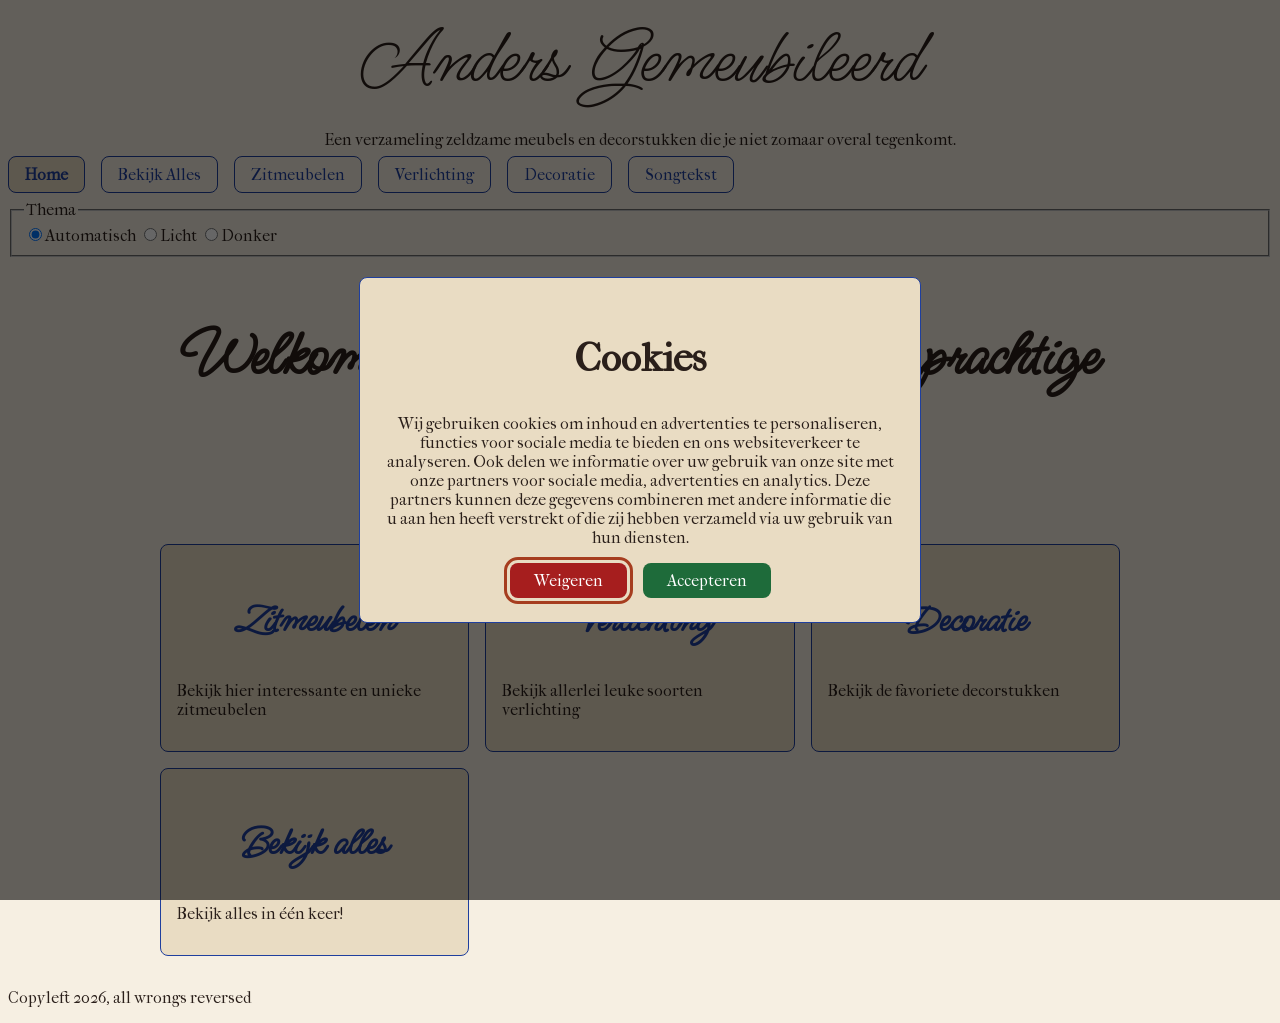
<file: index.html>
<!doctype html>
<html lang="nl">
  <head>
    <meta charset="UTF-8" />
    <meta name="viewport" content="width=device-width, initial-scale=1.0" />
    <meta name="author" content="Lina" />
    <meta name="color-scheme" content="dark light" />

    <title>Anders Gemeubileerd</title>
    <link rel="stylesheet" href="./assets/style/normal.css" />

    <!-- Importeer het webring component, voeg jouw eigen domein toe in data-page -->
    <script
      data-page="https://roodharige.nl"
      src="https://digitaaltuintje.nl/webring.js"
      defer
    ></script>
  </head>

  <body>
    <a href="#inhoud">Naar de inhoud</a>
    <header>
      <p class="sitenaam">Anders Gemeubileerd</p>
      <p>
        Een verzameling zeldzame meubels en decorstukken die je niet zomaar
        overal tegenkomt.
      </p>

      <nav aria-label="hoofdmenu">
        <ul>
          <li><a href="./" aria-current="page">Home</a></li>
          <li><a href="./bekijk-alles.html">Bekijk Alles</a></li>
          <li><a href="./zitmeubelen.html">Zitmeubelen</a></li>
          <li><a href="./verlichting.html">Verlichting</a></li>
          <li><a href="./decoratie.html">Decoratie</a></li>
          <li><a href="./Songtekst/letithappen.html">Songtekst</a></li>
        </ul>
      </nav>
      <fieldset>
        <legend>Thema</legend>
        <label
          ><input
            type="radio"
            name="Thema"
            value="auto-theme"
            checked
          />Automatisch</label
        >
        <label
          ><input type="radio" name="Thema" value="light-theme" />Licht</label
        >
        <label
          ><input type="radio" name="Thema" value="dark-theme" />Donker</label
        >
      </fieldset>
    </header>

    <main id="inhoud">
      <h1>Welkom! Maak kennis met allerlei prachtige unieke meubels</h1>
      <article>
        <h2><a href="./zitmeubelen.html">Zitmeubelen</a></h2>
        <p>Bekijk hier interessante en unieke zitmeubelen</p>
      </article>

      <article>
        <h2><a href="./verlichting.html">Verlichting</a></h2>
        <p>Bekijk allerlei leuke soorten verlichting</p>
      </article>

      <article>
        <h2><a href="./decoratie.html">Decoratie</a></h2>
        <p>Bekijk de favoriete decorstukken</p>
      </article>

      <article>
        <h2><a href="./bekijk-alles.html">Bekijk alles</a></h2>
        <p>Bekijk alles in één keer!</p>
      </article>
    </main>
    <dialog id="cookies">
      <h2>Cookies</h2>
      <p>
        Wij gebruiken cookies om inhoud en advertenties te personaliseren,
        functies voor sociale media te bieden en ons websiteverkeer te
        analyseren. Ook delen we informatie over uw gebruik van onze site met
        onze partners voor sociale media, advertenties en analytics. Deze
        partners kunnen deze gegevens combineren met andere informatie die u aan
        hen heeft verstrekt of die zij hebben verzameld via uw gebruik van hun
        diensten.
      </p>
      <form method="dialog">
        <a href="./doei.html">Weigeren</a>
        <button id="accepteren">Accepteren</button>
      </form>
    </dialog>
    <footer>
      <p>Copyleft 2026, all wrongs reversed</p>
    </footer>
    <script>
      const cookiepopup = document.getElementById("cookies");
      if (!localStorage.getItem("cookiekeuze")) {
        cookiepopup.showModal();
      }
      const accepteerknop = document.getElementById("accepteren");
      accepteerknop.addEventListener("click", () => {
        localStorage.setItem("cookiekeuze", "ja");
      });
    </script>
  </body>
</html>
</file>
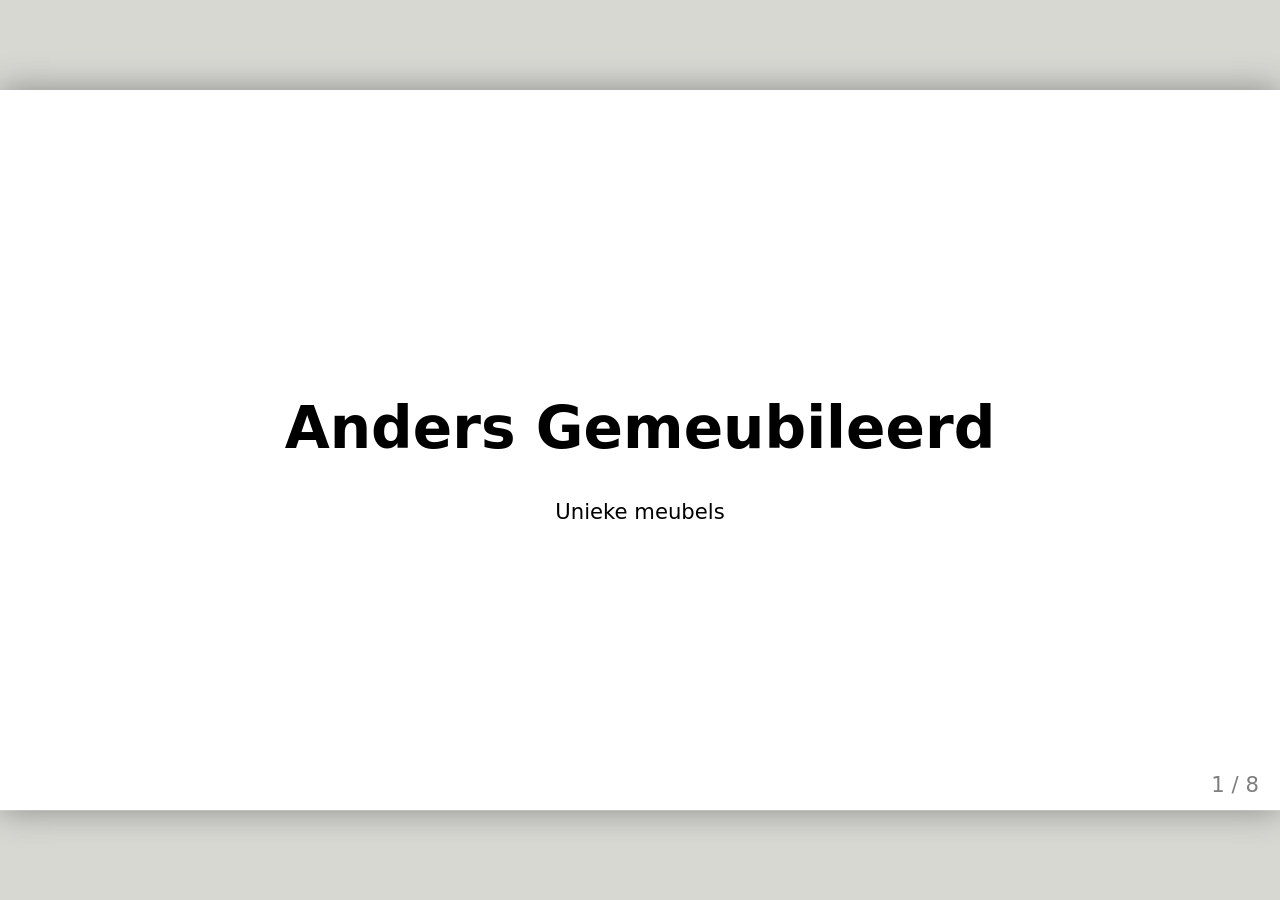
<file: oefeningen/presentatie/index.html>
<!doctype html>
<html lang="nl">
  <head>
    <meta charset="utf-8" />
    <title>Inspiratie voor mijn digital garden</title>
    <style>
      /* Zet de stylesheet naar je hand... of laat het lekker minimalistisch */
      body {
        font-family: system-ui, sans-serif;
      }
      .remark-code,
      .remark-inline-code {
        font-family: monospace;
      }
    </style>
  </head>
  <body>
    <textarea id="source">
class: center, middle
<!--
In deze textarea kan je in Markdown de slides aanpassen,
zie https://github.com/gnab/remark/wiki voor alle mogelijkheden!
-->

# Anders Gemeubileerd

Unieke meubels

---

# Agenda


1. Onderwerp
2. 10 links
3. 50 afbeeldingen
4. ...(max 11 slides, 15 totaal)
5. introtekst van max. 180 tekens

---

# Unieke meubels


Kunst (maken) heeft me altijd al aangesproken

 Vroeg als kind begonnen

 Invloed van mijn moeder
---

# 10 links

Welke 10 links heb je gelezen, geraadpleegd ter inspiratie, verdieping? Wat heb je daaruit gehaald?
https://www.1stdibs.com/collections/organic-shapes/furniture/tables/
      Meubelsite, opmaak ter inspiratie
---

# Zoek 50 afbeeldingen

Waarom kies je specifiek voor deze verzameling? Zijn er patronen te ontdekken? Heeft
alles een specifieke kleurstelling? Herken je een actie, een gevoel, een materiaal of
een standpunt? Wat is kenmerkend voor deze verzameling? Welke dingen komen steeds terug?

---

<!-- Slide zonder titel! -->

Hieronder een voorbeeld voor het opnemen van een afbeelding. Het is iets lastiger
om met Remarkjs een heleboel afbeeldingen op één slide op te nemen, je hebt daar
veel custom CSS voor nodig. Een handige workaround is om in een fotobewerkingsprogramma
een aantal collages van de door jou gevonden afbeeldingen te maken en die op te
nemen als afbeelding op de slide...

![placeholder image](./placeholder.svg)

---
background-image: url(./placeholder.svg)

... of als [background image](https://github.com/gnab/remark/wiki/Markdown#background-image) voor een slide.

---

# Introtekst

Wat wil je een ander vertellen over je onderwerp ​

Hoe denk je dit te vertellen met eigen content? en met overige content zoals (links, afbeeldingen, tekst)

Schrijf een eerste stukje content als basis voor je garden (maximaal 180 tekens).

<!-- Laat onderstaande staan anders breekt je presentatie -->
    </textarea>
    <script src="./remark-latest.min.js"></script>
    <script>
      var slideshow = remark.create({
        ratio: "16:9",
      });
    </script>
  </body>
</html>
</file>
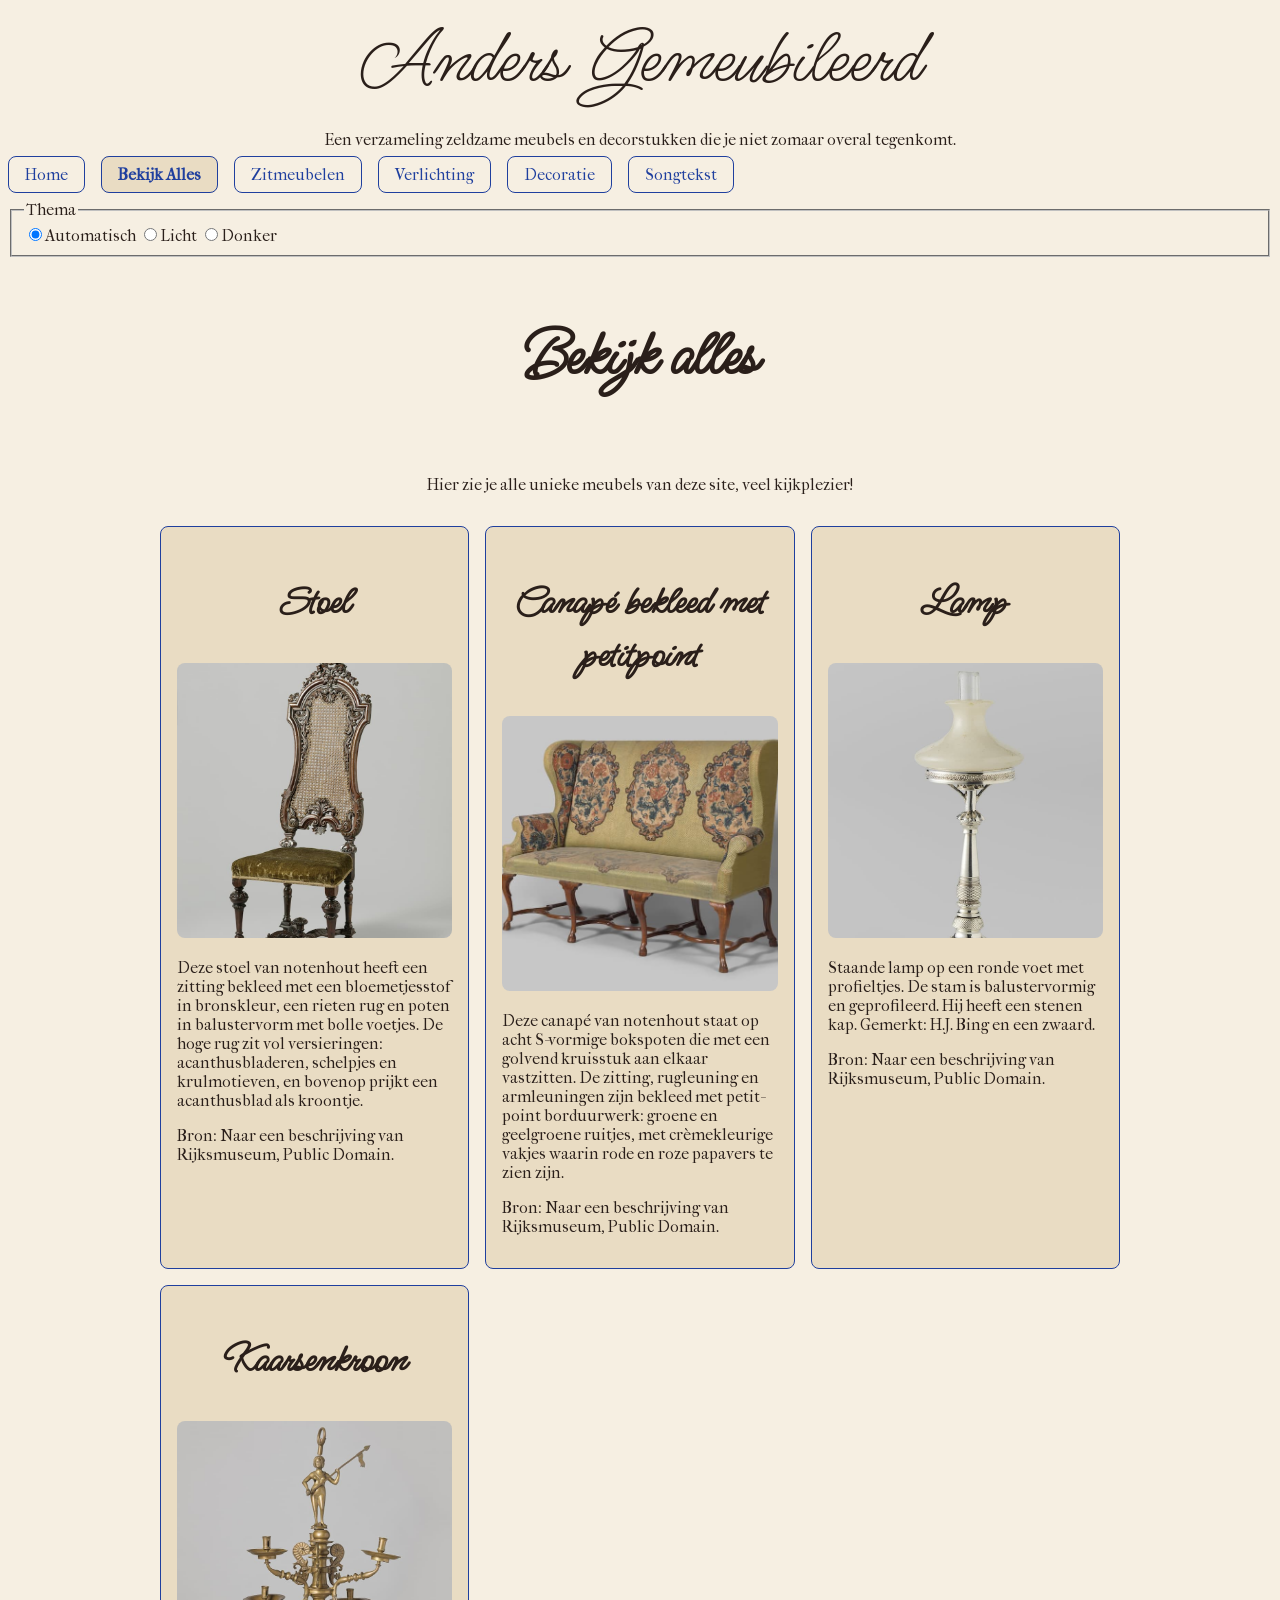
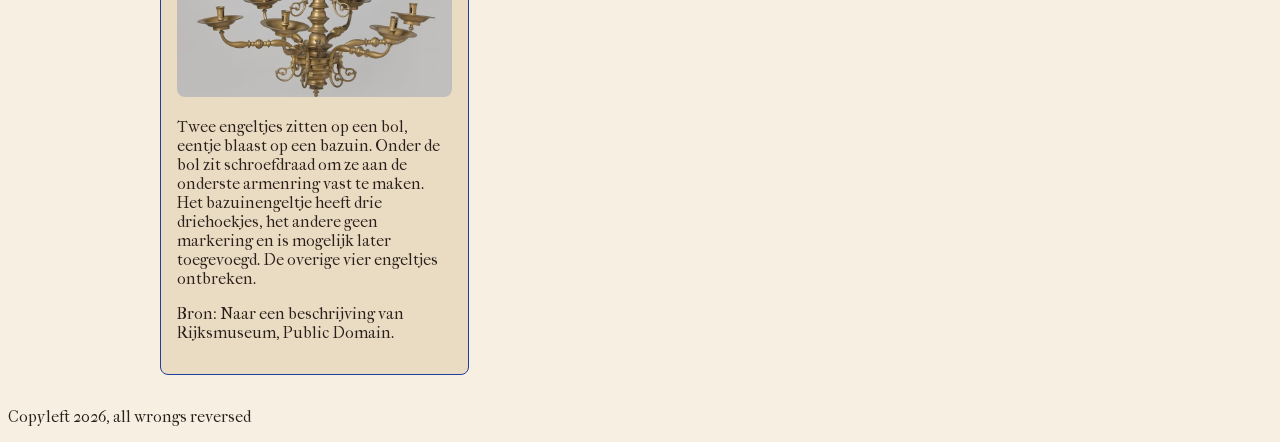
<file: bekijk-alles.html>
<!doctype html>
<html lang="nl">
  <head>
    <meta charset="UTF-8" />
    <meta name="viewport" content="width=device-width, initial-scale=1.0" />
    <meta name="author" content="Lina" />
    <meta name="color-scheme" content="dark light" />

    <title>Bekijk alles - Anders Gemeubileerd</title>
    <link rel="stylesheet" href="./assets/style/normal.css" />

    <!-- Importeer het webring component, voeg jouw eigen domein toe in data-page -->
  </head>
  <body>
    <a href="#inhoud">Naar de inhoud</a>
    <header>
      <p class="sitenaam">Anders Gemeubileerd</p>
      <p>
        Een verzameling zeldzame meubels en decorstukken die je niet zomaar
        overal tegenkomt.
      </p>

      <nav aria-label="Hoofdmenu">
        <ul>
          <li><a href="./">Home</a></li>
          <li>
            <a href="./bekijk-alles.html" aria-current="page">Bekijk Alles</a>
          </li>
          <li><a href="./zitmeubelen.html">Zitmeubelen</a></li>
          <li><a href="./verlichting.html">Verlichting</a></li>
          <li><a href="./decoratie.html">Decoratie</a></li>
          <li><a href="./Songtekst/letithappen.html">Songtekst</a></li>
        </ul>
      </nav>
      <fieldset>
        <legend>Thema</legend>
        <label
          ><input
            type="radio"
            name="Thema"
            value="auto-theme"
            checked
          />Automatisch</label
        >
        <label
          ><input type="radio" name="Thema" value="light-theme" />Licht</label
        >
        <label
          ><input type="radio" name="Thema" value="dark-theme" />Donker</label
        >
      </fieldset>
    </header>

    <main id="inhoud">
      <h1>Bekijk alles</h1>
      <p>Hier zie je alle unieke meubels van deze site, veel kijkplezier!</p>
      <article>
        <h2>Stoel</h2>
        <img
          src="afbeeldingen/123stoelie123.jpg"
          alt="Donkerhouten stoel met een hoge, versierde rug met rotan in het midden en een olijfgroene fluwelen zitting"
        />

        <p>
          Deze stoel van notenhout heeft een zitting bekleed met een
          bloemetjesstof in bronskleur, een rieten rug en poten in balustervorm
          met bolle voetjes. De hoge rug zit vol versieringen: acanthusbladeren,
          schelpjes en krulmotieven, en bovenop prijkt een acanthusblad als
          kroontje.
        </p>
        <p>Bron: Naar een beschrijving van Rijksmuseum, Public Domain.</p>
      </article>

      <article>
        <h2>Canapé bekleed met petitpoint</h2>
        <img
          src="afbeeldingen/123canape123.jpg"
          alt="Olijfgroene canapé met hoge rugleuning, bloemmotieven in rood, roze en blauw en gebogen houten poten"
        />
        <p>
          Deze canapé van notenhout staat op acht S-vormige bokspoten die met
          een golvend kruisstuk aan elkaar vastzitten. De zitting, rugleuning en
          armleuningen zijn bekleed met petit-point borduurwerk: groene en
          geelgroene ruitjes, met crèmekleurige vakjes waarin rode en roze
          papavers te zien zijn.
        </p>
        <p>Bron: Naar een beschrijving van Rijksmuseum, Public Domain.</p>
      </article>
      <article>
        <h2>Lamp</h2>
        <img
          src="afbeeldingen/kleinelamp.jpg"
          alt="Een hoge, slanke staande lamp met een gedraaide balusterstam op een ronde voet en een opvallend brede stenen kap."
        />

        <p>
          Staande lamp op een ronde voet met profieltjes. De stam is
          balustervormig en geprofileerd. Hij heeft een stenen kap. Gemerkt:
          H.J. Bing en een zwaard.
        </p>
        <p>Bron: Naar een beschrijving van Rijksmuseum, Public Domain.</p>
      </article>
      <article>
        <h2>Kaarsenkroon</h2>
        <img
          src="afbeeldingen/kroonluchter.jpg"
          alt="Drie krullerige sierelementen waarvan twee een bol met een klein engeltje erop hebben, eentje blaast op een bazuin en eentje zonder engeltje; vooral die engeltjes vallen op.

"
        />

        <p>
          Twee engeltjes zitten op een bol, eentje blaast op een bazuin. Onder
          de bol zit schroefdraad om ze aan de onderste armenring vast te maken.
          Het bazuinengeltje heeft drie driehoekjes, het andere geen markering
          en is mogelijk later toegevoegd. De overige vier engeltjes ontbreken.
        </p>
        <p>Bron: Naar een beschrijving van Rijksmuseum, Public Domain.</p>
      </article>
    </main>

    <footer>
      <p>Copyleft 2026, all wrongs reversed</p>
    </footer>
  </body>
</html>
</file>
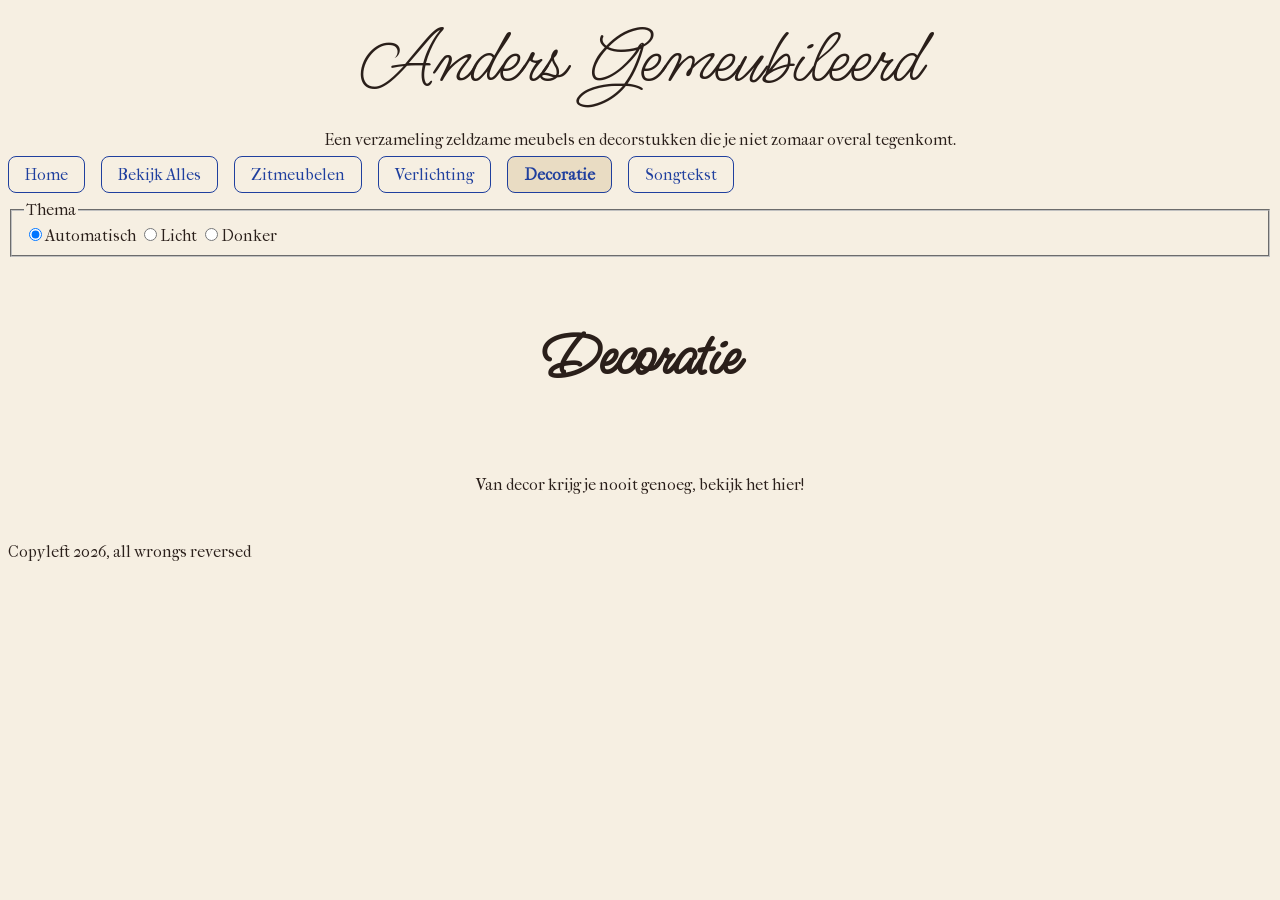
<file: decoratie.html>
<!doctype html>
<html lang="nl">
  <head>
    <meta charset="UTF-8" />
    <meta name="viewport" content="width=device-width, initial-scale=1.0" />
    <meta name="author" content="Lina" />
    <meta name="color-scheme" content="dark light" />

    <title>Decoratie - Anders Gemeubileerd</title>
    <link rel="stylesheet" href="./assets/style/normal.css" />
  </head>
  <body>
    <a href="#inhoud">Naar de inhoud</a>
    <header>
      <p class="sitenaam">Anders Gemeubileerd</p>
      <p>
        Een verzameling zeldzame meubels en decorstukken die je niet zomaar
        overal tegenkomt.
      </p>

      <nav aria-label="Hoofdmenu">
        <ul>
          <li><a href="./">Home</a></li>
          <li>
            <a href="./bekijk-alles.html">Bekijk Alles</a>
          </li>
          <li><a href="./zitmeubelen.html">Zitmeubelen</a></li>
          <li><a href="./verlichting.html">Verlichting</a></li>
          <li><a href="./decoratie.html" aria-current="page">Decoratie</a></li>
          <li><a href="./Songtekst/letithappen.html">Songtekst</a></li>
        </ul>
      </nav>
      <fieldset>
        <legend>Thema</legend>
        <label
          ><input
            type="radio"
            name="Thema"
            value="auto-theme"
            checked
          />Automatisch</label
        >
        <label
          ><input type="radio" name="Thema" value="light-theme" />Licht</label
        >
        <label
          ><input type="radio" name="Thema" value="dark-theme" />Donker</label
        >
      </fieldset>
    </header>

    <main id="inhoud">
      <h1>Decoratie</h1>
      <p>Van decor krijg je nooit genoeg, bekijk het hier!</p>
    </main>

    <footer>
      <p>Copyleft 2026, all wrongs reversed</p>
    </footer>
  </body>
</html>
</file>
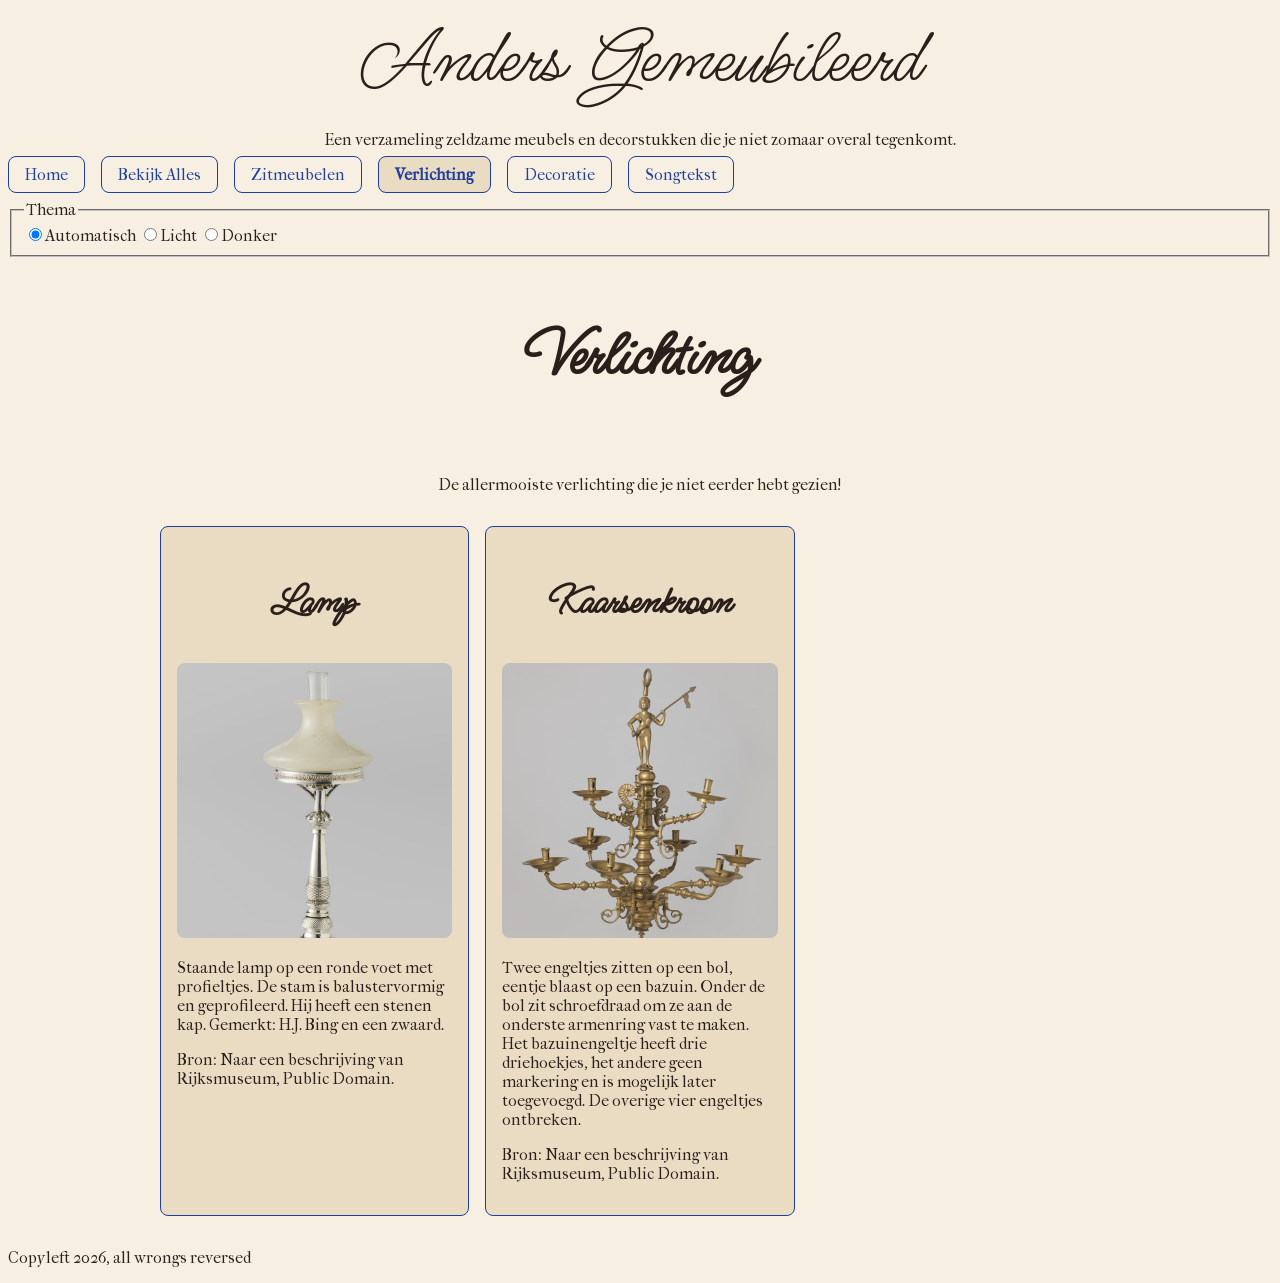
<file: verlichting.html>
<!doctype html>
<html lang="nl">
  <head>
    <meta charset="UTF-8" />
    <meta name="viewport" content="width=device-width, initial-scale=1.0" />
    <meta name="author" content="Lina" />
    <meta name="color-scheme" content="dark light" />

    <title>Verlichting - Anders Gemeubileerd</title>
    <link rel="stylesheet" href="./assets/style/normal.css" />
  </head>
  <body>
    <a href="#inhoud">Naar de inhoud</a>
    <header>
      <p class="sitenaam">Anders Gemeubileerd</p>
      <p>
        Een verzameling zeldzame meubels en decorstukken die je niet zomaar
        overal tegenkomt.
      </p>

      <nav aria-label="Hoofdmenu">
        <ul>
          <li><a href="./">Home</a></li>
          <li>
            <a href="./bekijk-alles.html">Bekijk Alles</a>
          </li>
          <li><a href="./zitmeubelen.html">Zitmeubelen</a></li>
          <li>
            <a href="./verlichting.html" aria-current="page">Verlichting</a>
          </li>
          <li><a href="./decoratie.html">Decoratie</a></li>
          <li><a href="./Songtekst/letithappen.html">Songtekst</a></li>
        </ul>
      </nav>
      <fieldset>
        <legend>Thema</legend>
        <label
          ><input
            type="radio"
            name="Thema"
            value="auto-theme"
            checked
          />Automatisch</label
        >
        <label
          ><input type="radio" name="Thema" value="light-theme" />Licht</label
        >
        <label
          ><input type="radio" name="Thema" value="dark-theme" />Donker</label
        >
      </fieldset>
    </header>

    <main id="inhoud">
      <h1>Verlichting</h1>
      <p>De allermooiste verlichting die je niet eerder hebt gezien!</p>

      <article>
        <h2>Lamp</h2>
        <img
          src="afbeeldingen/kleinelamp.jpg"
          alt="Een hoge, slanke staande lamp met een gedraaide balusterstam op een ronde voet en een opvallend brede stenen kap."
        />

        <p>
          Staande lamp op een ronde voet met profieltjes. De stam is
          balustervormig en geprofileerd. Hij heeft een stenen kap. Gemerkt:
          H.J. Bing en een zwaard.
        </p>
        <p>Bron: Naar een beschrijving van Rijksmuseum, Public Domain.</p>
      </article>
      <article>
        <h2>Kaarsenkroon</h2>
        <img
          src="afbeeldingen/kroonluchter.jpg"
          alt="Drie krullerige sierelementen waarvan twee een bol met een klein engeltje erop hebben, eentje blaast op een bazuin en eentje zonder engeltje; vooral die engeltjes vallen op.

"
        />

        <p>
          Twee engeltjes zitten op een bol, eentje blaast op een bazuin. Onder
          de bol zit schroefdraad om ze aan de onderste armenring vast te maken.
          Het bazuinengeltje heeft drie driehoekjes, het andere geen markering
          en is mogelijk later toegevoegd. De overige vier engeltjes ontbreken.
        </p>
        <p>Bron: Naar een beschrijving van Rijksmuseum, Public Domain.</p>
      </article>
    </main>
    <footer>
      <p>Copyleft 2026, all wrongs reversed</p>
    </footer>
  </body>
</html>
</file>
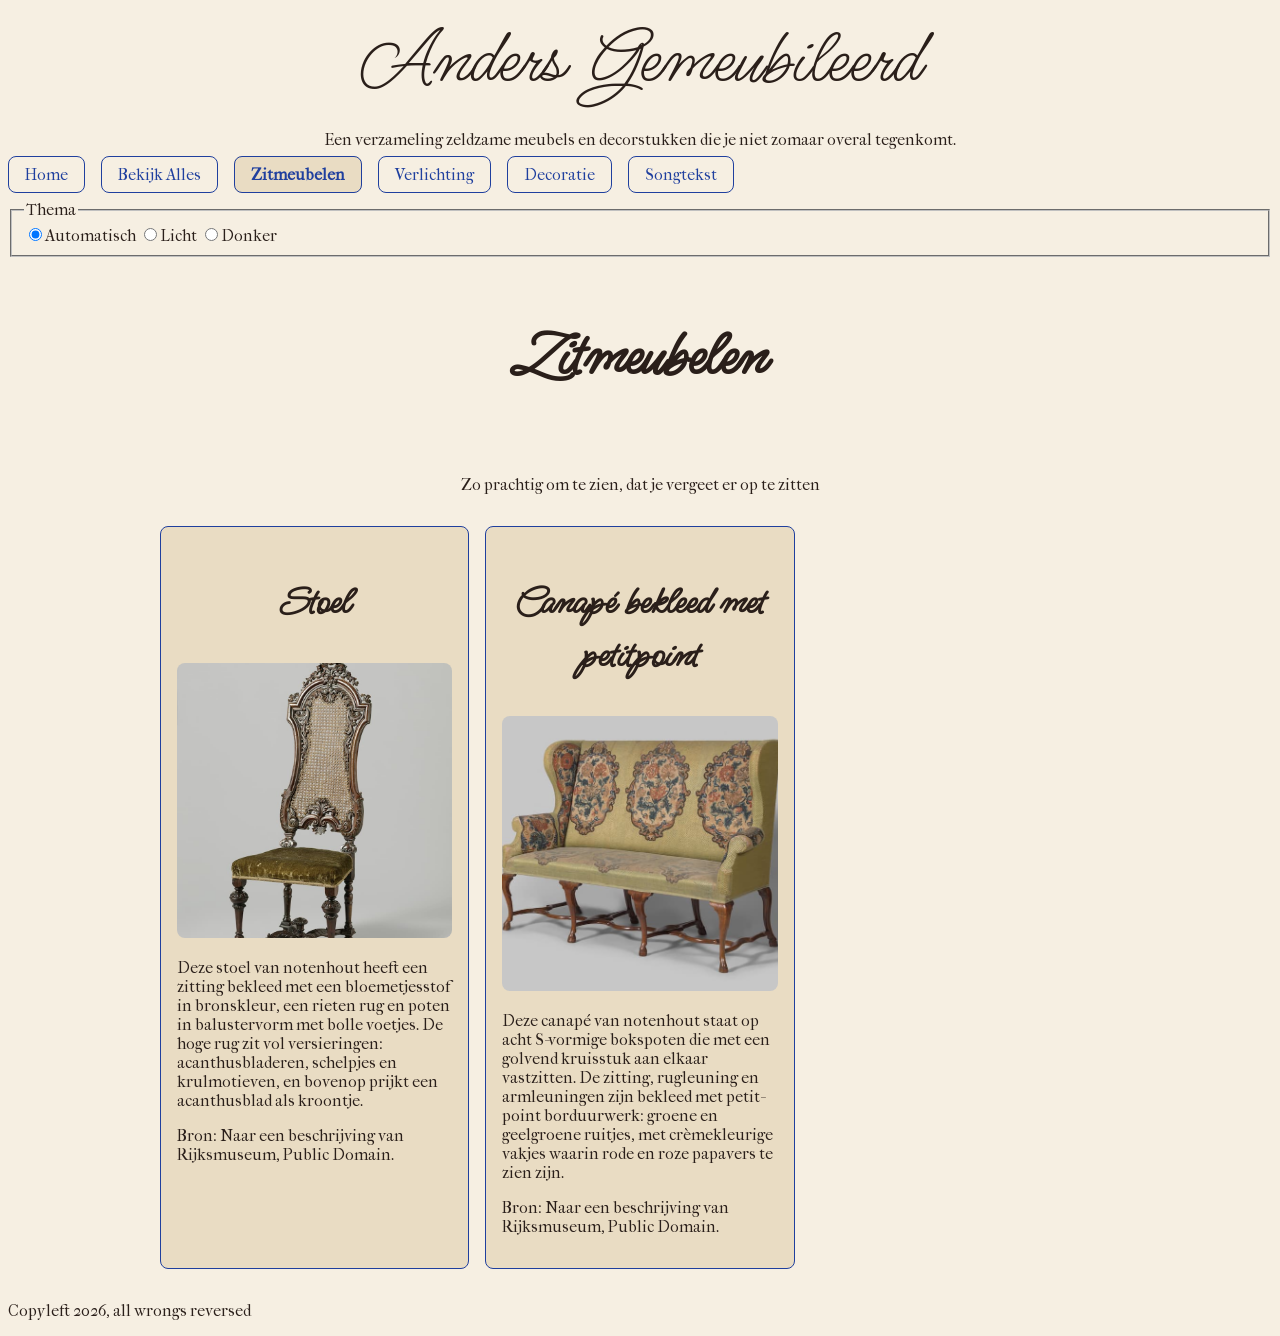
<file: zitmeubelen.html>
<!doctype html>
<html lang="nl">
  <head>
    <meta charset="UTF-8" />
    <meta name="viewport" content="width=device-width, initial-scale=1.0" />
    <meta name="author" content="Lina" />
    <meta name="color-scheme" content="dark light" />

    <title>Zitmeubelen - Anders Gemeubileerd</title>
    <link rel="stylesheet" href="./assets/style/normal.css" />

    <!-- Importeer het webring component, voeg jouw eigen domein toe in data-page -->
  </head>
  <body>
    <a href="#inhoud">Naar de inhoud</a>
    <header>
      <p class="sitenaam">Anders Gemeubileerd</p>
      <p>
        Een verzameling zeldzame meubels en decorstukken die je niet zomaar
        overal tegenkomt.
      </p>

      <nav aria-label="Hoofdmenu">
        <ul>
          <li><a href="./">Home</a></li>
          <li>
            <a href="./bekijk-alles.html">Bekijk Alles</a>
          </li>
          <li>
            <a href="./zitmeubelen.html" aria-current="page">Zitmeubelen</a>
          </li>
          <li>
            <a href="./verlichting.html">Verlichting</a>
          </li>
          <li><a href="./decoratie.html">Decoratie</a></li>
          <li><a href="./Songtekst/letithappen.html">Songtekst</a></li>
        </ul>
      </nav>
      <fieldset>
        <legend>Thema</legend>
        <label
          ><input
            type="radio"
            name="Thema"
            value="auto-theme"
            checked
          />Automatisch</label
        >
        <label
          ><input type="radio" name="Thema" value="light-theme" />Licht</label
        >
        <label
          ><input type="radio" name="Thema" value="dark-theme" />Donker</label
        >
      </fieldset>
    </header>

    <main id="inhoud">
      <h1>Zitmeubelen</h1>
      <p>Zo prachtig om te zien, dat je vergeet er op te zitten</p>

      <article>
        <h2>Stoel</h2>
        <img
          src="afbeeldingen/123stoelie123.jpg"
          alt="Donkerhouten stoel met een hoge, versierde rug met rotan in het midden en een olijfgroene fluwelen zitting"
        />

        <p>
          Deze stoel van notenhout heeft een zitting bekleed met een
          bloemetjesstof in bronskleur, een rieten rug en poten in balustervorm
          met bolle voetjes. De hoge rug zit vol versieringen: acanthusbladeren,
          schelpjes en krulmotieven, en bovenop prijkt een acanthusblad als
          kroontje.
        </p>
        <p>Bron: Naar een beschrijving van Rijksmuseum, Public Domain.</p>
      </article>

      <article>
        <h2>Canapé bekleed met petitpoint</h2>
        <img
          src="afbeeldingen/123canape123.jpg"
          alt="Olijfgroene canapé met hoge rugleuning, bloemmotieven in rood, roze en blauw en gebogen houten poten"
        />
        <p>
          Deze canapé van notenhout staat op acht S-vormige bokspoten die met
          een golvend kruisstuk aan elkaar vastzitten. De zitting, rugleuning en
          armleuningen zijn bekleed met petit-point borduurwerk: groene en
          geelgroene ruitjes, met crèmekleurige vakjes waarin rode en roze
          papavers te zien zijn.
        </p>
        <p>Bron: Naar een beschrijving van Rijksmuseum, Public Domain.</p>
      </article>
    </main>

    <footer>
      <p>Copyleft 2026, all wrongs reversed</p>
    </footer>
  </body>
</html>
</file>
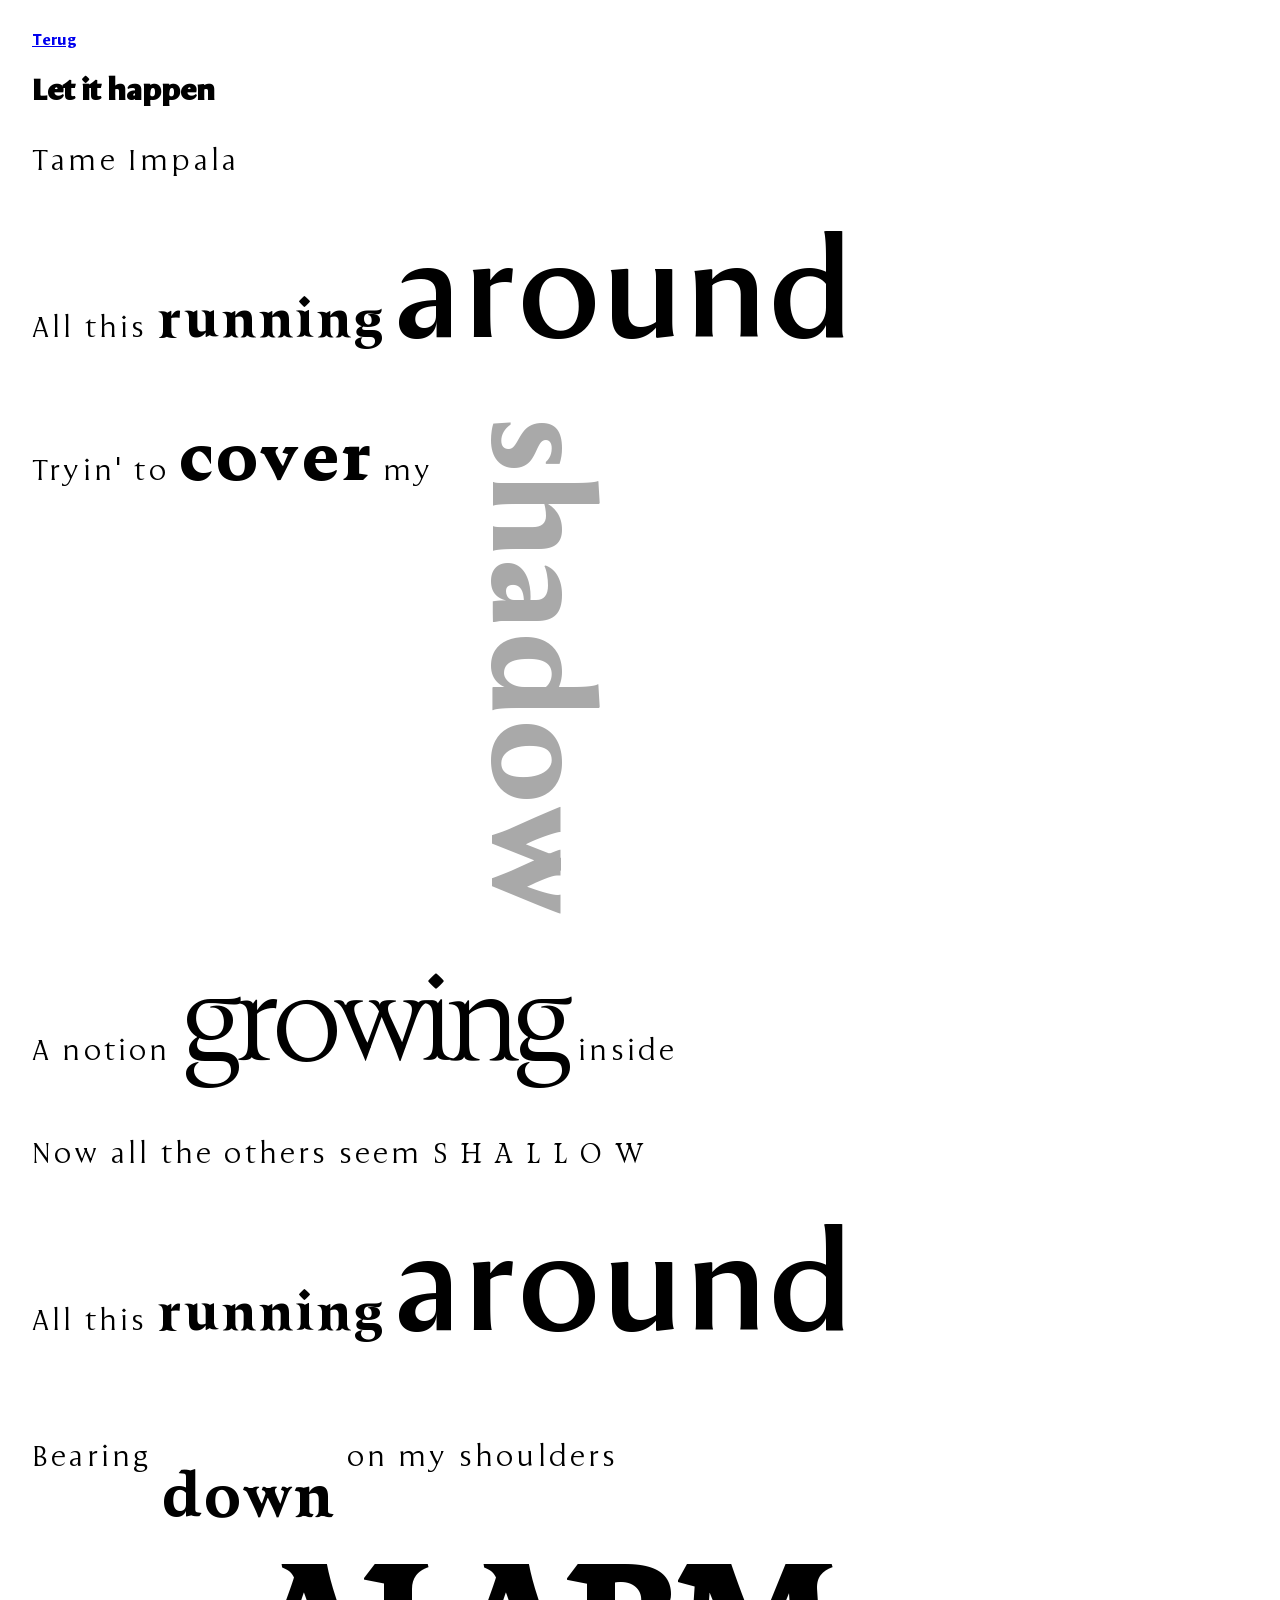
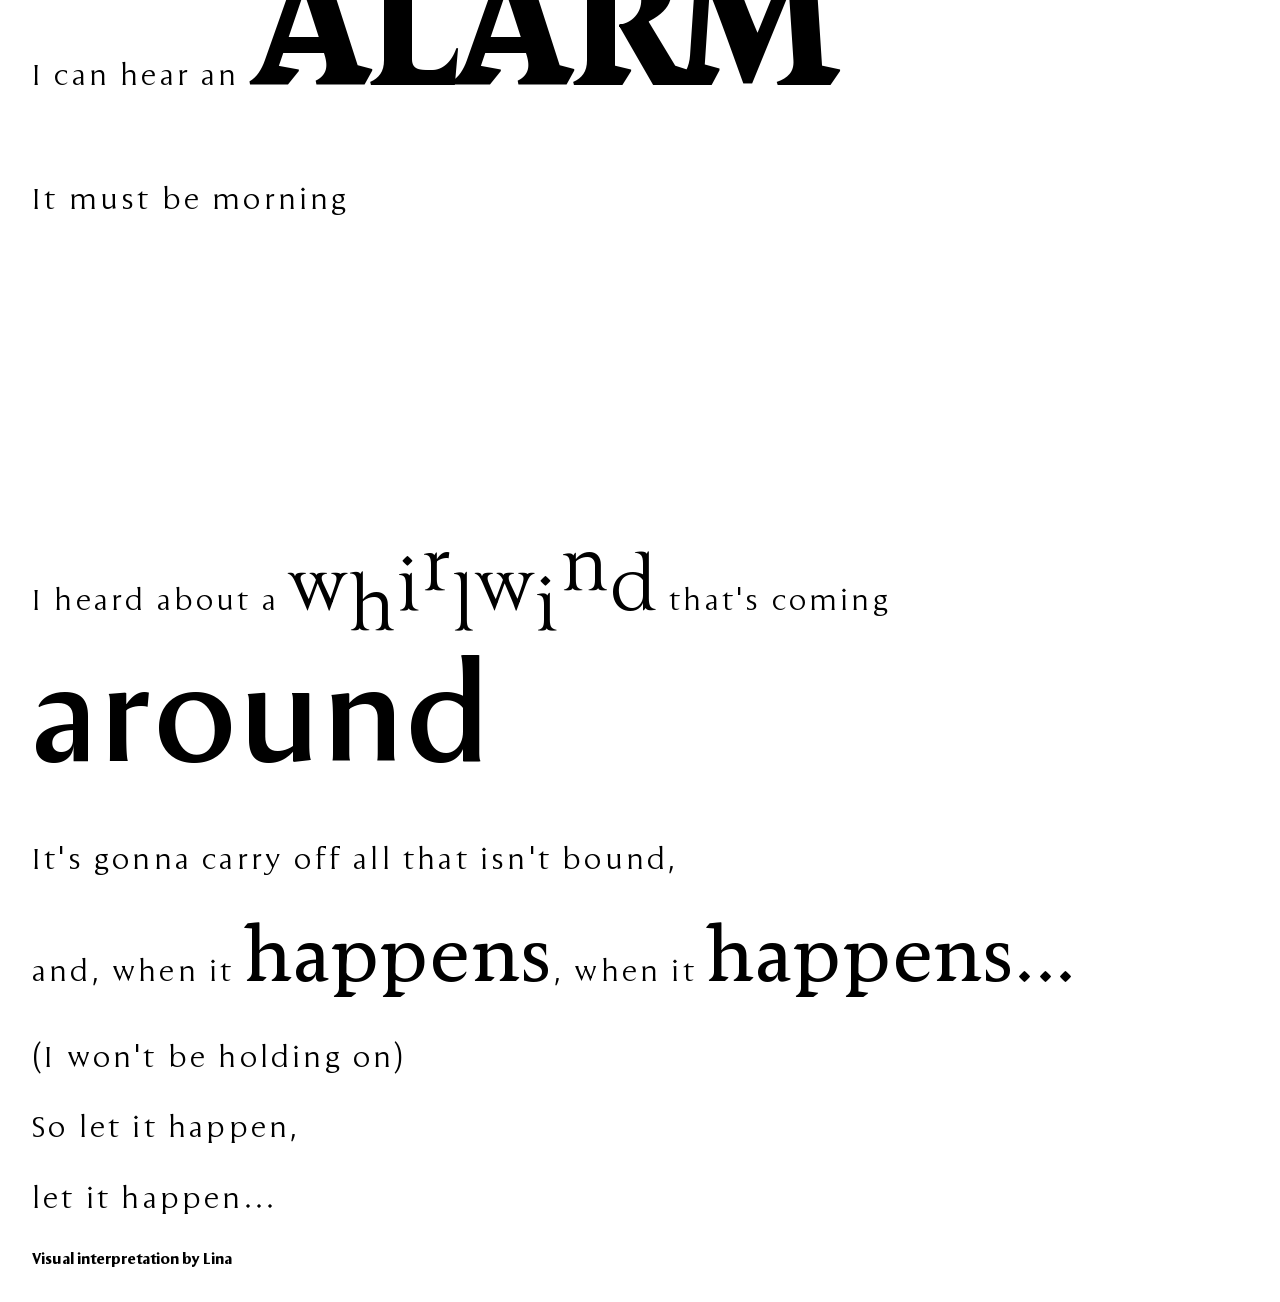
<file: Songtekst/letithappen.html>
<!doctype html>
<html lang="en">
  <head>
    <meta charset="UTF-8" />
    <meta name="viewport" content="width=device-width, initial-scale=1.0" />

    <title>Let it happen - Tame Impala</title>
    <link rel="stylesheet" href="letithappen.css" />
    <meta name="copyright" content="Design by Lina" />
    <meta name="description" content="Expression" />
    <meta name="keywords" content="Feel the music" />
  </head>
  <body>
    <a href="../index.html">Terug</a>

    <main>
      <h1>Let it happen</h1>
      <p>Tame Impala</p>
      <p>
        All this <span class="running">running</span>
        <span class="around">around</span>
      </p>
      <p>
        Tryin' to <span class="cover">cover</span> my
        <span class="shadow">shadow</span>
      </p>
      <p>A <span>notion</span> <span class="growing">growing</span> inside</p>
      <p>Now all the others seem <span class="shallow">shallow</span></p>

      <p>
        All this <span class="running">running</span>
        <span class="around">around</span>
      </p>
      <p>Bearing <span class="down">down</span> on my shoulders</p>
      <p>I can hear an <span class="alarm">alarm</span></p>
      <p class="witruimte">It must be morning</p>
      <p>
        I heard about a
        <span class="whirlwind" role="img" aria-label="whirlwind"
          ><span aria-hidden="true">w</span
          ><span aria-hidden="true" class="laag">h</span
          ><span aria-hidden="true">i</span
          ><span aria-hidden="true" class="hoog">r</span
          ><span aria-hidden="true" class="laag">l</span
          ><span aria-hidden="true">w</span
          ><span aria-hidden="true" class="laag">i</span
          ><span aria-hidden="true" class="hoog">n</span
          ><span aria-hidden="true">d</span></span
        >

        <span>that's coming</span>
        <span class="around">around</span>
      </p>
      <p>It's gonna carry off all that isn't bound,</p>
      <p>
        and, when it <span class="happens">happens</span>, when it
        <span class="happens">happens...</span>
      </p>
      <p>(I won't be holding on)</p>
      <p>So let it happen,</p>
      <p>let it happen...</p>
    </main>
    <footer>Visual interpretation by Lina</footer>
  </body>
</html>
</file>
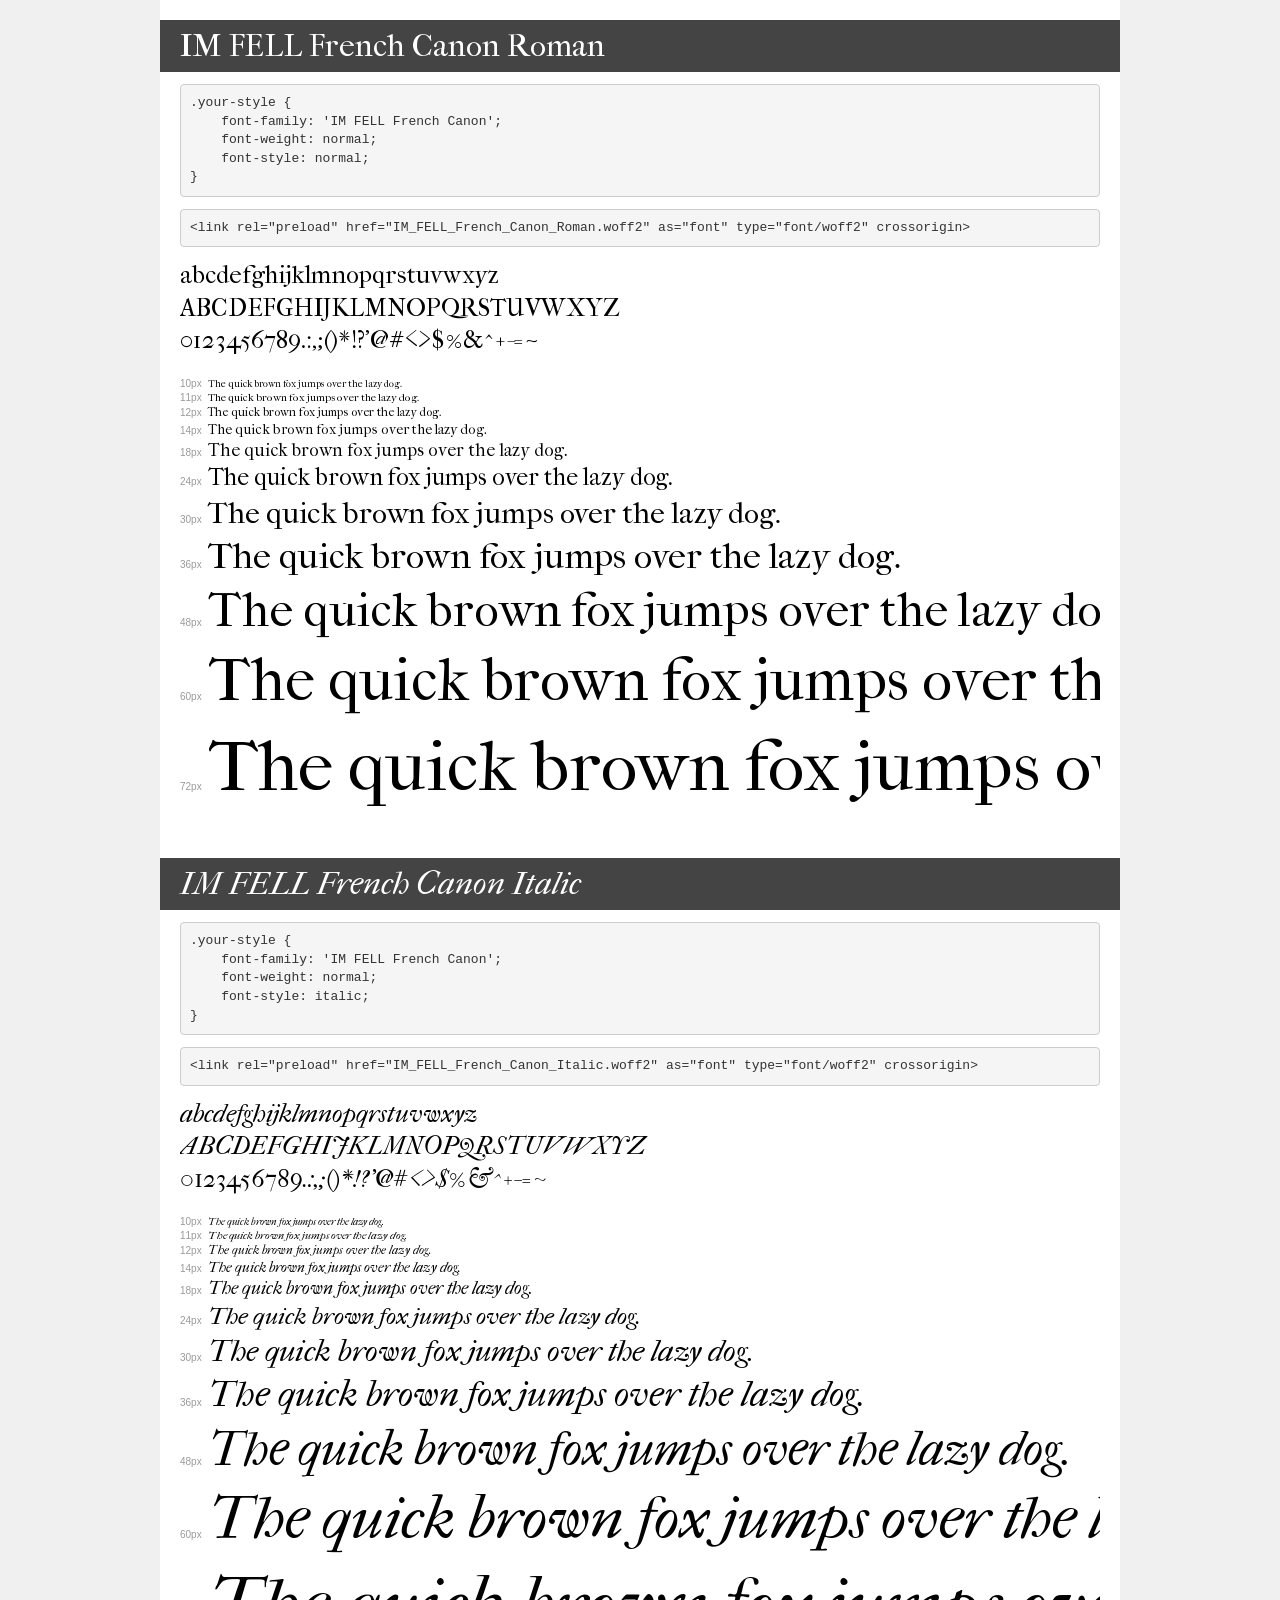
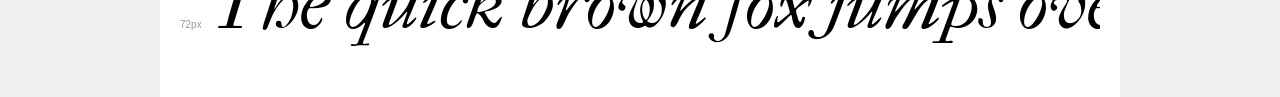
<file: assets/type/demo.html>
<!DOCTYPE html>
<html lang="en">
<head>
    <meta charset="utf-8">
    <meta http-equiv="X-UA-Compatible" content="IE=edge">
    <meta name="viewport" content="width=device-width, initial-scale=1">
    <meta name="robots" content="noindex, noarchive">
    <meta name="format-detection" content="telephone=no">
    <title>Transfonter demo</title>
    <link href="stylesheet.css" rel="stylesheet">
    <style>
        /*
        http://meyerweb.com/eric/tools/css/reset/
        v2.0 | 20110126
        License: none (public domain)
        */
        html, body, div, span, applet, object, iframe,
        h1, h2, h3, h4, h5, h6, p, blockquote, pre,
        a, abbr, acronym, address, big, cite, code,
        del, dfn, em, img, ins, kbd, q, s, samp,
        small, strike, strong, sub, sup, tt, var,
        b, u, i, center,
        dl, dt, dd, ol, ul, li,
        fieldset, form, label, legend,
        table, caption, tbody, tfoot, thead, tr, th, td,
        article, aside, canvas, details, embed,
        figure, figcaption, footer, header, hgroup,
        menu, nav, output, ruby, section, summary,
        time, mark, audio, video {
            margin: 0;
            padding: 0;
            border: 0;
            font-size: 100%;
            font: inherit;
            vertical-align: baseline;
        }
        /* HTML5 display-role reset for older browsers */
        article, aside, details, figcaption, figure,
        footer, header, hgroup, menu, nav, section {
            display: block;
        }
        body {
            line-height: 1;
        }
        ol, ul {
            list-style: none;
        }
        blockquote, q {
            quotes: none;
        }
        blockquote:before, blockquote:after,
        q:before, q:after {
            content: '';
            content: none;
        }
        table {
            border-collapse: collapse;
            border-spacing: 0;
        }
        /* demo styles */
        body {
            background: #f0f0f0;
            color: #000;
        }
        .page {
            background: #fff;
            width: 920px;
            margin: 0 auto;
            padding: 20px 20px 0 20px;
            overflow: hidden;
        }
        .font-container {
            overflow-x: auto;
            overflow-y: hidden;
            margin-bottom: 40px;
            line-height: 1.3;
            white-space: nowrap;
            padding-bottom: 5px;
        }
        h1 {
            position: relative;
            background: #444;
            font-size: 32px;
            color: #fff;
            padding: 10px 20px;
            margin: 0 -20px 12px -20px;
        }
        .letters {
            font-size: 25px;
            margin-bottom: 20px;
        }
        .s10:before {
            content: '10px';
        }
        .s11:before {
            content: '11px';
        }
        .s12:before {
            content: '12px';
        }
        .s14:before {
            content: '14px';
        }
        .s18:before {
            content: '18px';
        }
        .s24:before {
            content: '24px';
        }
        .s30:before {
            content: '30px';
        }
        .s36:before {
            content: '36px';
        }
        .s48:before {
            content: '48px';
        }
        .s60:before {
            content: '60px';
        }
        .s72:before {
            content: '72px';
        }
        .s10:before, .s11:before, .s12:before, .s14:before,
        .s18:before, .s24:before, .s30:before, .s36:before,
        .s48:before, .s60:before, .s72:before {
            font-family: Arial, sans-serif;
            font-size: 10px;
            font-weight: normal;
            font-style: normal;
            color: #999;
            padding-right: 6px;
        }
        pre {
            display: block;
            padding: 9px;
            margin: 0 0 12px;
            font-family: Monaco, Menlo, Consolas, "Courier New", monospace;
            font-size: 13px;
            line-height: 1.428571429;
            color: #333;
            font-weight: normal;
            font-style: normal;
            background-color: #f5f5f5;
            border: 1px solid #ccc;
            overflow-x: auto;
            border-radius: 4px;
        }
        /* responsive */
        @media (max-width: 959px) {
            .page {
                width: auto;
                margin: 0;
            }
        }
    </style>
</head>
<body>
<div class="page">
    <div class="demo">
        <h1 style="font-family: 'IM FELL French Canon'; font-weight: normal; font-style: normal;">IM FELL French Canon Roman</h1>
        <pre title="Usage">.your-style {
    font-family: 'IM FELL French Canon';
    font-weight: normal;
    font-style: normal;
}</pre>
        <pre title="Preload (optional)">
&lt;link rel=&quot;preload&quot; href=&quot;IM_FELL_French_Canon_Roman.woff2&quot; as=&quot;font&quot; type=&quot;font/woff2&quot; crossorigin&gt;</pre>
        <div class="font-container" style="font-family: 'IM FELL French Canon'; font-weight: normal; font-style: normal;">
            <p class="letters">
                abcdefghijklmnopqrstuvwxyz<br>
ABCDEFGHIJKLMNOPQRSTUVWXYZ<br>
                0123456789.:,;()*!?'@#&lt;&gt;$%&^+-=~
            </p>
            <p class="s10" style="font-size: 10px;">The quick brown fox jumps over the lazy dog.</p>
            <p class="s11" style="font-size: 11px;">The quick brown fox jumps over the lazy dog.</p>
            <p class="s12" style="font-size: 12px;">The quick brown fox jumps over the lazy dog.</p>
            <p class="s14" style="font-size: 14px;">The quick brown fox jumps over the lazy dog.</p>
            <p class="s18" style="font-size: 18px;">The quick brown fox jumps over the lazy dog.</p>
            <p class="s24" style="font-size: 24px;">The quick brown fox jumps over the lazy dog.</p>
            <p class="s30" style="font-size: 30px;">The quick brown fox jumps over the lazy dog.</p>
            <p class="s36" style="font-size: 36px;">The quick brown fox jumps over the lazy dog.</p>
            <p class="s48" style="font-size: 48px;">The quick brown fox jumps over the lazy dog.</p>
            <p class="s60" style="font-size: 60px;">The quick brown fox jumps over the lazy dog.</p>
            <p class="s72" style="font-size: 72px;">The quick brown fox jumps over the lazy dog.</p>
        </div>
    </div>

    <div class="demo">
        <h1 style="font-family: 'IM FELL French Canon'; font-weight: normal; font-style: italic;">IM FELL French Canon Italic</h1>
        <pre title="Usage">.your-style {
    font-family: 'IM FELL French Canon';
    font-weight: normal;
    font-style: italic;
}</pre>
        <pre title="Preload (optional)">
&lt;link rel=&quot;preload&quot; href=&quot;IM_FELL_French_Canon_Italic.woff2&quot; as=&quot;font&quot; type=&quot;font/woff2&quot; crossorigin&gt;</pre>
        <div class="font-container" style="font-family: 'IM FELL French Canon'; font-weight: normal; font-style: italic;">
            <p class="letters">
                abcdefghijklmnopqrstuvwxyz<br>
ABCDEFGHIJKLMNOPQRSTUVWXYZ<br>
                0123456789.:,;()*!?'@#&lt;&gt;$%&^+-=~
            </p>
            <p class="s10" style="font-size: 10px;">The quick brown fox jumps over the lazy dog.</p>
            <p class="s11" style="font-size: 11px;">The quick brown fox jumps over the lazy dog.</p>
            <p class="s12" style="font-size: 12px;">The quick brown fox jumps over the lazy dog.</p>
            <p class="s14" style="font-size: 14px;">The quick brown fox jumps over the lazy dog.</p>
            <p class="s18" style="font-size: 18px;">The quick brown fox jumps over the lazy dog.</p>
            <p class="s24" style="font-size: 24px;">The quick brown fox jumps over the lazy dog.</p>
            <p class="s30" style="font-size: 30px;">The quick brown fox jumps over the lazy dog.</p>
            <p class="s36" style="font-size: 36px;">The quick brown fox jumps over the lazy dog.</p>
            <p class="s48" style="font-size: 48px;">The quick brown fox jumps over the lazy dog.</p>
            <p class="s60" style="font-size: 60px;">The quick brown fox jumps over the lazy dog.</p>
            <p class="s72" style="font-size: 72px;">The quick brown fox jumps over the lazy dog.</p>
        </div>
    </div>

</div>
</body>
</html>
</file>
<file: assets/style/normal.css>
@font-face {
  font-family: "Ms Madi";
  src: url(../type/MsMadi-Regular.woff2) format("woff2");
  font-weight: 400;
  font-style: normal;
}

@font-face {
  font-family: "IM Fell French Canon";
  src: url(../type/IM_FELL_French_Canon_Roman.woff2) format("woff2");
  font-weight: 400;
  font-style: normal;
}

@font-face {
  font-family: "IM Fell French Canon";
  src: url(../type/IM_FELL_French_Canon_Italic.woff2) format("woff2");
  font-weight: 400;
  font-style: italic;
}

html {
  color-scheme: light dark;
  --achtergrond: light-dark(#f6efe2, #14213d);
  --tekst: light-dark(#2a1f1a, #f3e9d6);
  --accent: light-dark(#1f3f9e, #f2b84b);
  --tweedeaccent: light-dark(#a63d1f, #5fc4b8);
  --paneel: light-dark(#e9dcc3, #1f305c);
  --groen-achtergrond: light-dark(#1e6b3a, #7ad39a);
  --groen-tekst: light-dark(#ffffff, #10261a);
  --rood-achtergrond: light-dark(#a61e1e, #ff9a9a);
  --rood-tekst: light-dark(#ffffff, #2a0d0d);
}

html:has([value="light-theme"]:checked) {
  color-scheme: light;
}
html:has([value="dark-theme"]:checked) {
  color-scheme: dark;
}
.sitenaam {
  font-family: "Ms Madi", cursive;
  text-align: center;
  font-size: clamp(2.5rem, 8vw, 5rem);
  margin: 0;
}
body {
  font-family: "IM Fell French Canon", serif;
  background-color: var(--achtergrond);
  color: var(--tekst);
}
nav ul {
  display: flex;
  gap: 1rem;
  list-style: none;
  padding: 0;
  flex-wrap: wrap;
}
nav a {
  color: var(--accent);
  text-decoration: none;
  padding: 0.5rem 1rem;
  border: 0.1rem solid var(--accent);
  border-radius: 0.5em;
}
nav a:hover {
  background-color: var(--paneel);
}

:focus-visible {
  outline: 0.2em solid var(--tweedeaccent);
  outline-offset: 0.2em;
}
nav a[aria-current="page"] {
  background-color: var(--paneel);
  font-weight: bold;
}
h1,
h2 {
  font-family: "Ms Madi", cursive;
  text-align: center;
}
h1 {
  font-size: clamp(2.5rem, 8vw, 4rem);
}
h2 {
  font-size: clamp(1.75rem, 5vw, 2.5rem);
}
article {
  background-color: var(--paneel);
  border: 0.1rem solid var(--accent);
  border-radius: 0.5em;
  padding: 1em;
}
h2 a {
  color: var(--accent);
  text-decoration: none;
}
main {
  display: grid;
  grid-template-columns: repeat(auto-fit, minmax(15em, 1fr));
  gap: 1rem;
  max-width: 60em;
  margin-inline: auto;
  padding: 1rem;
}

main > h1 {
  grid-column: 1 / -1;
}
main > p {
  grid-column: 1 / -1;
  text-align: center;
}
header > p {
  text-align: center;
}

body > a[href="#inhoud"] {
  position: absolute;
  padding: 0.5rem 1rem;
  background-color: var(--achtergrond);
  translate: 0 -200%;
}
body > a[href="#inhoud"]:focus {
  translate: 0 0;
}
dialog h2 {
  font-family: "IM Fell French Canon", serif;
}
button {
  font: inherit;
}
dialog {
  background-color: var(--paneel);
  color: var(--tekst);
  border: 0.1rem solid var(--accent);
  border-radius: 0.5em;
  padding: 1.5rem;
  text-align: center;
  max-width: min(90vw, 32em);
  max-height: 90vh;
  overflow: auto;
}
dialog form {
  display: flex;
  justify-content: center;
  gap: 1rem;
  flex-wrap: wrap;
}
dialog::backdrop {
  background-color: rgb(0 0 0 / 0.6);
}
dialog button,
dialog a {
  display: inline-block;
  padding: 0.5rem 1.5rem;
  border: none;
  border-radius: 0.5em;
  font: inherit;
  text-decoration: none;
  cursor: pointer;
}
dialog button {
  background-color: var(--groen-achtergrond);
  color: var(--groen-tekst);
}
dialog a {
  background-color: var(--rood-achtergrond);
  color: var(--rood-tekst);
}

article img {
  width: 100%;
  height: auto;
  border-radius: 0.5em;
  aspect-ratio: 1 / 1;
  object-fit: cover;
}
</file>
<file: Songtekst/letithappen.css>
@font-face {
  font-family: "Seraphs";
  src: url(font/SeraphsVF.woff2) format("woff2");
  font-weight: 100 200;
}
body {
  font-family: "Seraphs";
  line-height: 1.2;
  margin: 2rem;
}
h1 {
  font-size: 2rem;
}
p {
  font-variation-settings:
    "wght" 100,
    "SRFS" 2;
  font-size: 2rem;
  letter-spacing: 0.1em;
}
.around {
  font-variation-settings:
    "wght" 150,
    "SRFS" 0;
  font-size: clamp(4rem, 15vw, 9rem);
}

.shadow {
  font-variation-settings:
    "wght" 196,
    "SRFS" 1;
  font-size: clamp(5rem, 13vw, 9rem);
  color: darkgray;
  display: inline-block;
  writing-mode: vertical-rl;
  vertical-align: top;
}

.growing {
  font-variation-settings:
    "wght" 100,
    "SRFS" 41;
  font-size: clamp(4rem, 12vw, 8rem);
  display: inline-block;
  letter-spacing: -0.05em;
}

.running {
  font-variation-settings:
    "wght" 192,
    "SRFS" 37;
  font-size: clamp(2rem, 6vw, 3.5rem);
}

.cover {
  font-variation-settings:
    "wght" 200,
    "SRFS" 60;
  font-size: clamp(2.5rem, 8vw, 4.5rem);
}

.shallow {
  font-variation-settings:
    "wght" 100,
    "SRFS" 60;
  letter-spacing: 0.4em;
  text-transform: uppercase;
}
.down {
  font-variation-settings:
    "wght" 188,
    "SRFS" 52;
  display: inline-block;
  translate: 0 0.8em;
  font-size: clamp(2.5rem, 8vw, 4rem);
}
.alarm {
  font-variation-settings:
    "wght" 200,
    "SRFS" 60;
  font-size: clamp(5rem, 18vw, 12rem);
  text-transform: uppercase;
  letter-spacing: -0.03em;
  display: inline-block;
}
@media (prefers-reduced-motion: no-preference) {
  .alarm {
    animation-name: trilling;
    animation-duration: 0.3s;
    animation-iteration-count: 15;
    animation-timing-function: linear;
  }
}
@keyframes trilling {
  0% {
    translate: 0em 0em;
  }
  25% {
    translate: -0.03em -0.03em;
  }
  50% {
    translate: 0.05em 0.05em;
  }
  75% {
    translate: -0.03em -0.03em;
  }
  100% {
    translate: 0 0;
  }
}

.whirlwind {
  font-variation-settings:
    "wght" 102,
    "SRFS" 40;
  font-size: clamp(2rem, 9vw, 5rem);
  white-space: nowrap;
}

.happens {
  font-variation-settings:
    "wght" 126,
    "SRFS" 60;
  font-size: clamp(2.5rem, 9vw, 5rem);
}

.witruimte {
  margin-bottom: 20rem;
}
.whirlwind span {
  display: inline-block;
}
.laag {
  translate: 0 0.25em;
}
.hoog {
  translate: 0 -0.25em;
}
</file>
<file: assets/type/stylesheet.css>
@font-face {
    font-family: 'IM FELL French Canon';
    src: url('IM_FELL_French_Canon_Roman.woff2') format('woff2');
    font-weight: normal;
    font-style: normal;
    font-display: swap;
}

@font-face {
    font-family: 'IM FELL French Canon';
    src: url('IM_FELL_French_Canon_Italic.woff2') format('woff2');
    font-weight: normal;
    font-style: italic;
    font-display: swap;
}
</file>
